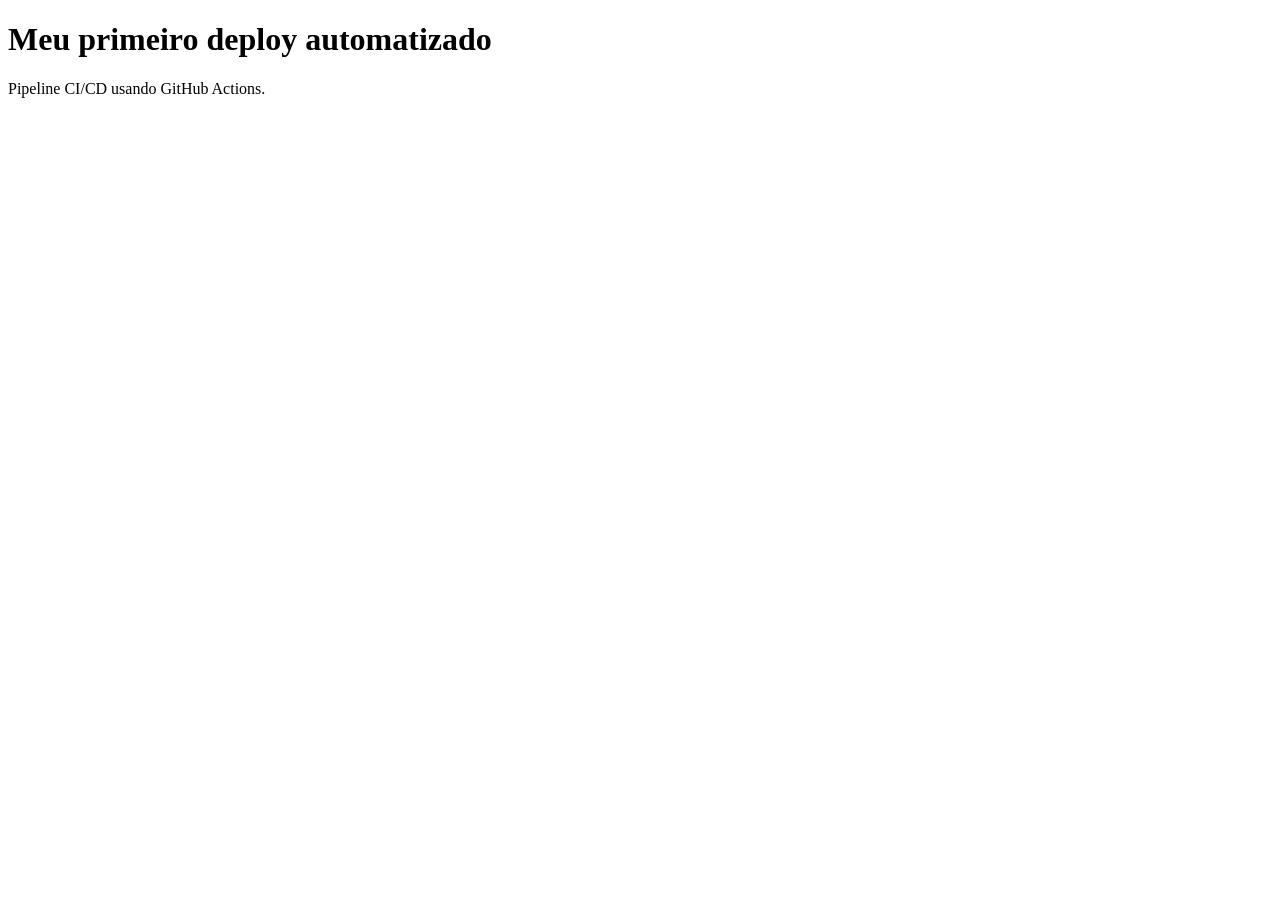
<file: site/index.html>
<!DOCTYPE html>
<html lang="pt-BR">
<head>
    <meta charset="UTF-8">
    <title>Meu primeiro deploy automatizado</title>
</head>
<body>
    <h1>Meu primeiro deploy automatizado</h1>
    <p>Pipeline CI/CD usando GitHub Actions.</p>
</body>
</html>
</file>
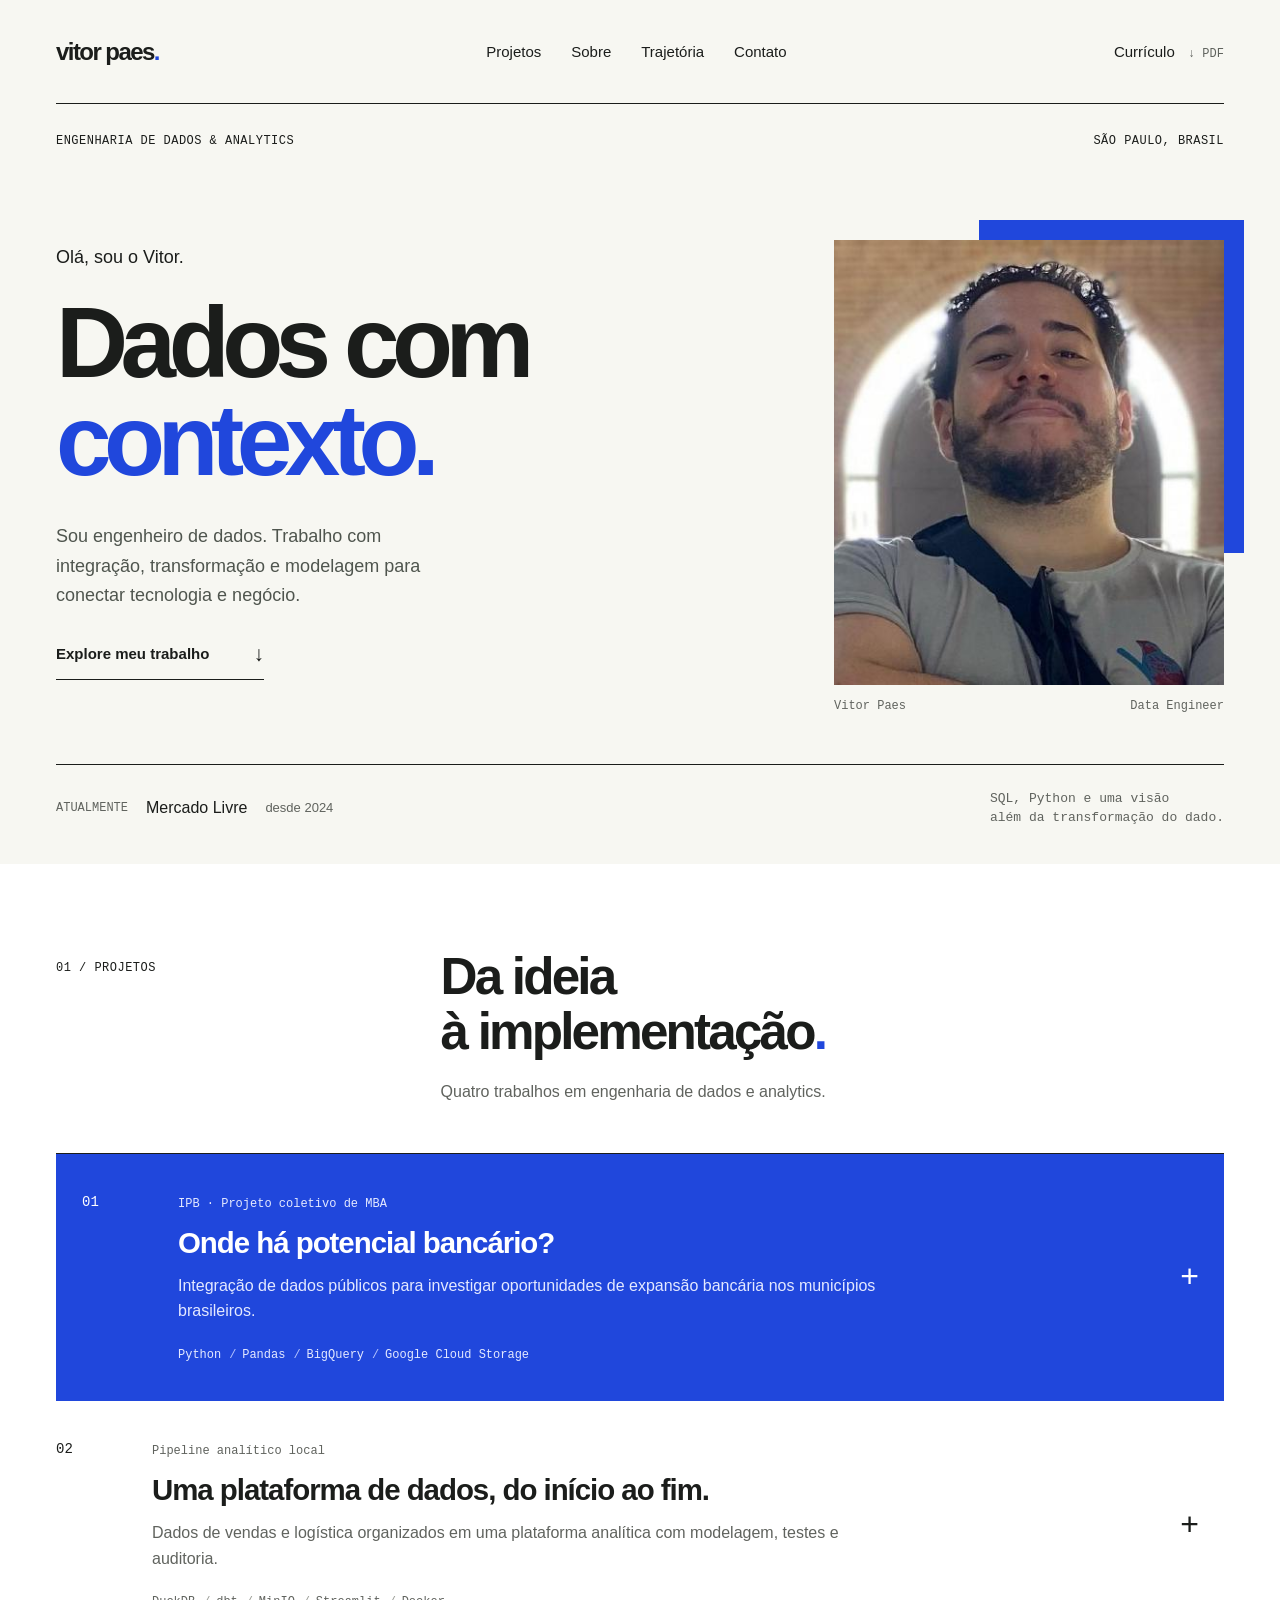
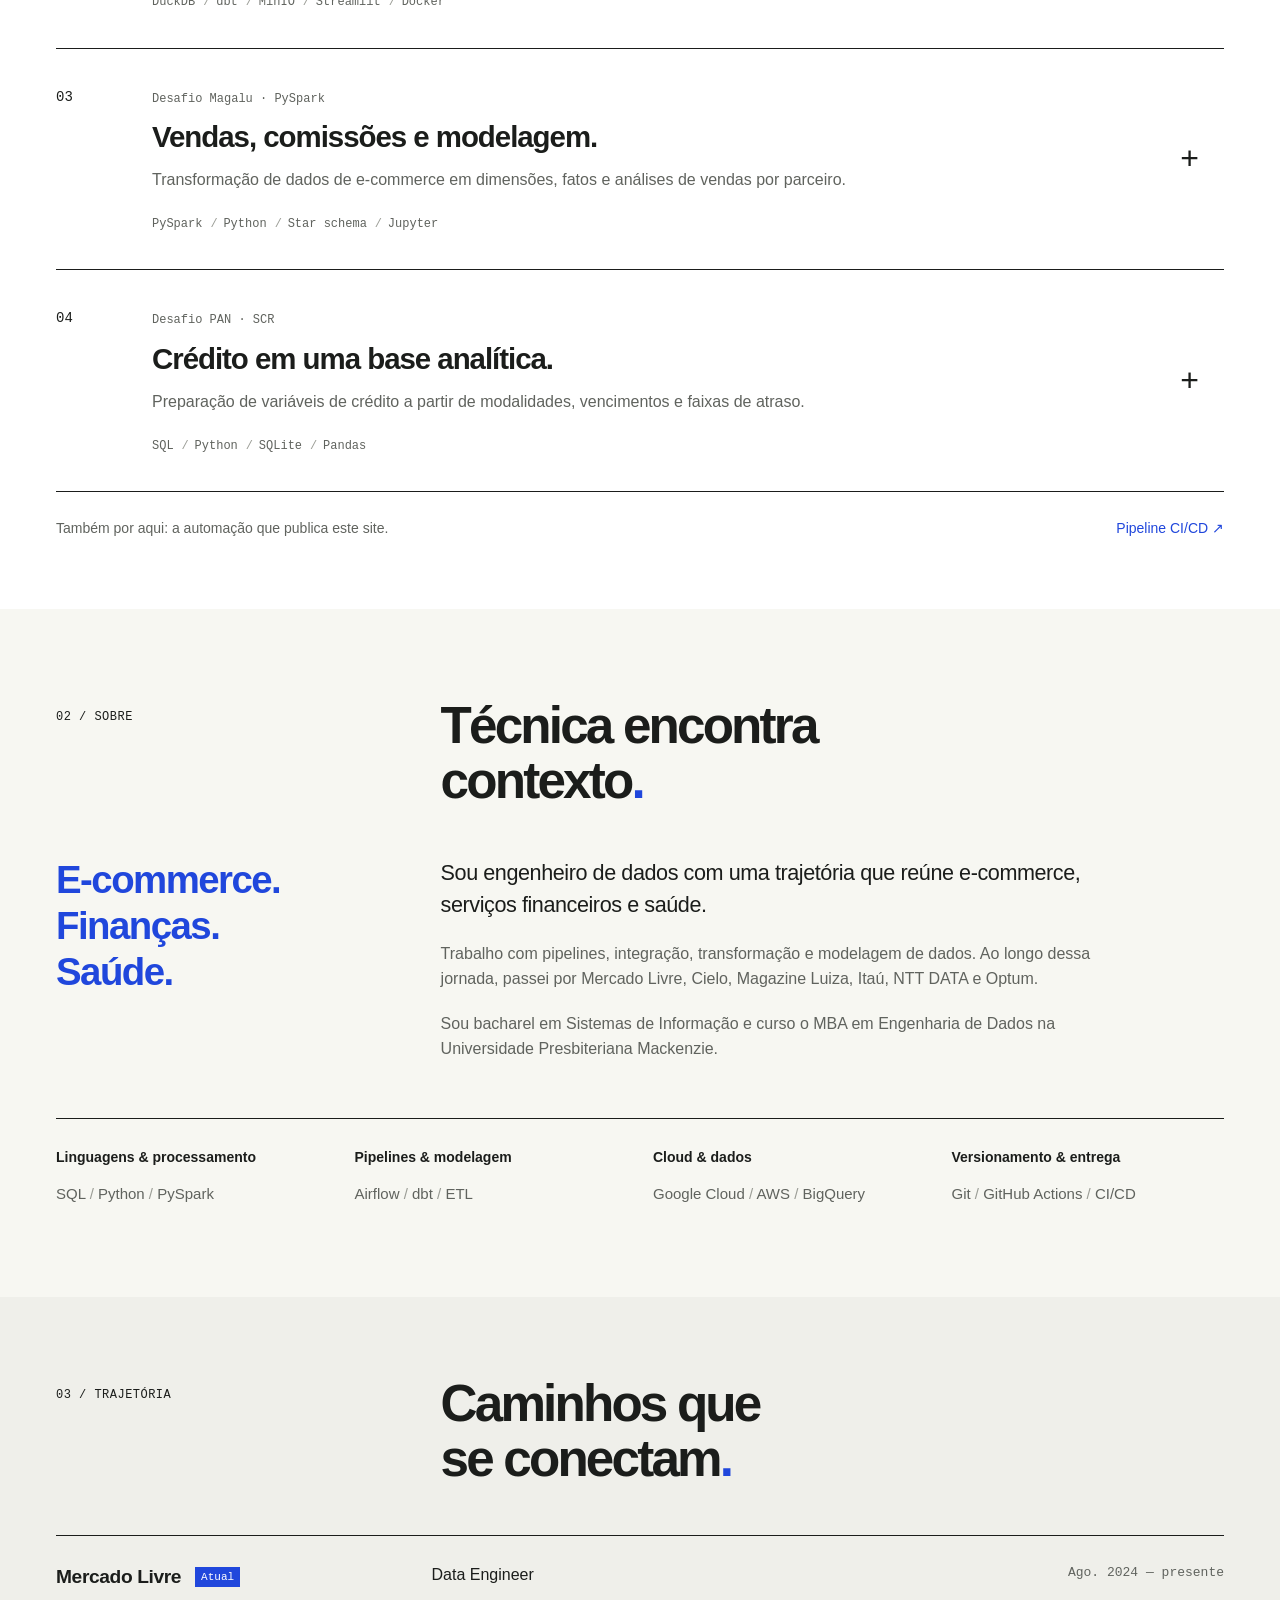
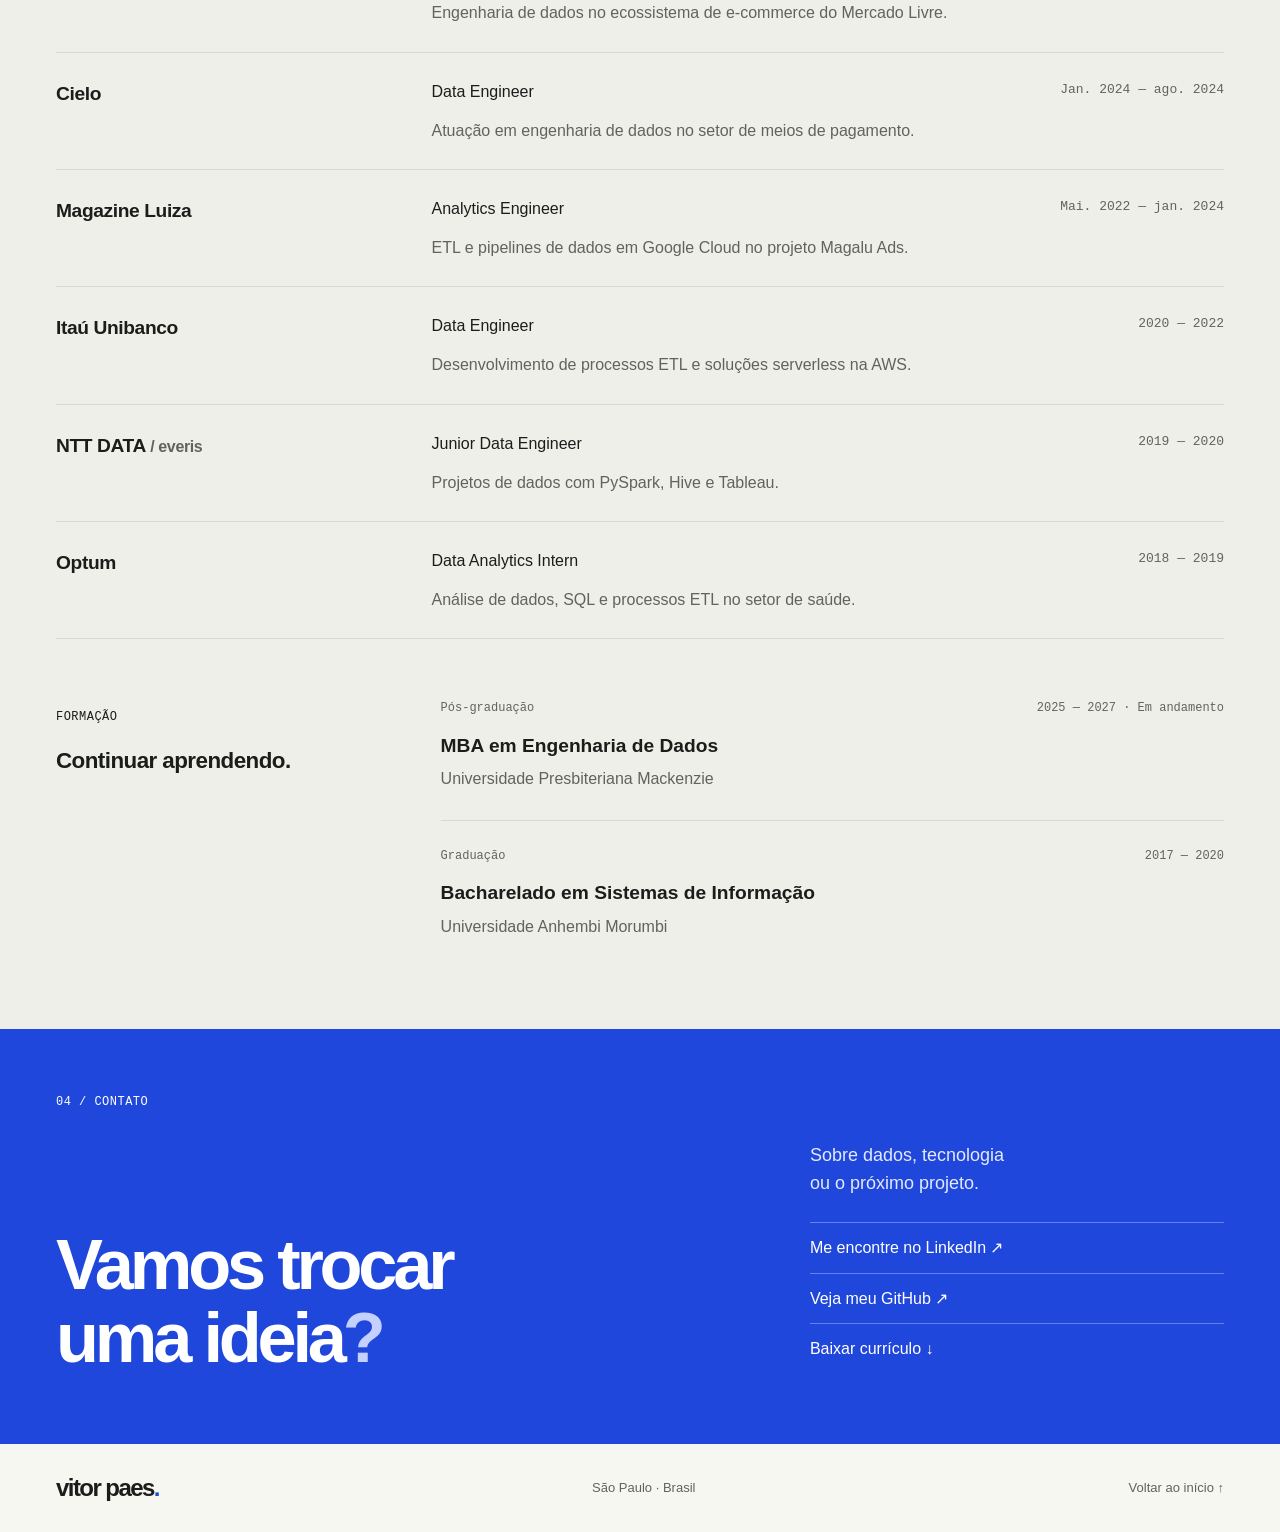
<file: site/portfolio/index.html>
<!doctype html>
<html lang="pt-BR"><head>
  <meta charset="utf-8">
  <meta name="viewport" content="width=device-width, initial-scale=1">
  <meta name="description" content="Vitor Paes, Data Engineer em São Paulo. Experiência profissional, tecnologias e projetos de engenharia de dados e analytics.">
  <meta name="theme-color" content="#f7f7f2">
  <meta name="author" content="Vitor Paes">
  <meta property="og:type" content="website">
  <meta property="og:locale" content="pt_BR">
  <meta property="og:title" content="Vitor Paes — Data Engineer">
  <meta property="og:description" content="Engenharia de dados, analytics e projetos. Conheça minha trajetória e meu trabalho.">
  <title>Vitor Paes — Data Engineer</title>
  <link rel="icon" href="./favicon.svg" type="image/svg+xml">
  <link rel="stylesheet" href="./styles.css?v=personal-3">
  <script src="./script.js?v=personal-3" defer></script>
</head><body>
<a class="skip-link" href="#conteudo">Pular para o conteúdo</a>
<header class="header shell"><a class="brand" href="#inicio" aria-label="Vitor Paes, início">vitor paes<span>.</span></a><nav aria-label="Navegação principal"><a href="#projetos">Projetos</a><a href="#sobre">Sobre</a><a href="#experiencia">Trajetória</a><a href="#contato">Contato</a></nav><a class="cv-link" href="./curriculo-vitor-paes.pdf" download>Currículo <span>↓ PDF</span></a></header>
<main id="conteudo"><section class="cover shell" id="inicio" aria-labelledby="nome"><div class="cover-meta"><span>ENGENHARIA DE DADOS & ANALYTICS</span><span>SÃO PAULO, BRASIL</span></div><div class="cover-grid"><div class="cover-title"><p class="hello">Olá, sou o Vitor.</p><h1 id="nome">Dados com<br><span>contexto.</span></h1><p class="intro">Sou engenheiro de dados. Trabalho com integração, transformação e modelagem para conectar tecnologia e negócio.</p><a class="cover-action" href="#projetos">Explore meu trabalho <span aria-hidden="true">↓</span></a></div><figure class="portrait"><img src="./vitor-paes.jpg" width="460" height="460" alt="Vitor Paes" fetchpriority="high"><figcaption><span>Vitor Paes</span><span>Data Engineer</span></figcaption></figure></div><div class="cover-bottom"><p><span>ATUALMENTE</span>Mercado Livre <small>desde 2024</small></p><p class="cover-note">SQL, Python e uma visão<br>além da transformação do dado.</p></div></section>
<section class="projects-section" id="projetos" aria-labelledby="projects-title"><div class="shell"><div class="section-heading"><p class="section-index">01 / PROJETOS</p><div><h2 id="projects-title">Da ideia<br>à implementação<span>.</span></h2><p>Quatro trabalhos em engenharia de dados e analytics.</p></div></div><div class="projects"><details class="project featured" id="projeto-ipb"><summary><span class="project-number">01</span><div class="project-heading"><span class="project-category">IPB · Projeto coletivo de MBA</span><h3>Onde há potencial bancário?</h3><p>Integração de dados públicos para investigar oportunidades de expansão bancária nos municípios brasileiros.</p><ul class="tags" aria-label="Tecnologias"><li>Python</li><li>Pandas</li><li>BigQuery</li><li>Google Cloud Storage</li></ul></div><span class="project-toggle" aria-hidden="true">+</span></summary><div class="project-body"><div class="project-brief"><div><h4>O problema</h4><p>Como combinar capacidade econômica, adoção digital e presença bancária para comparar oportunidades entre municípios?</p></div><div><h4>A entrega</h4><p>Pipeline em camadas raw, trusted e analytics, análise exploratória e três versões do Índice de Potencial Bancário (IPB).</p></div></div><div class="project-flow"><h4>Fluxo de dados</h4><ol><li><span>01</span><div><strong>Fontes públicas</strong><p>IBGE · BCB · Anatel</p></div></li><li><span>02</span><div><strong>Ingestão e tratamento</strong><p>Python · raw / trusted</p></div></li><li><span>03</span><div><strong>Índice e análise</strong><p>BigQuery · analytics</p></div></li></ol></div><dl class="project-decisions"><div><dt>Integração</dt><dd>Padronização por código IBGE e consolidação dos indicadores municipais.</dd></div><div><dt>Qualidade</dt><dd>Testes de dados e análise de valores ausentes, outliers e correlações.</dd></div><div><dt>Comparação</dt><dd>Três formulações do índice para estudar a sensibilidade dos rankings.</dd></div></dl><p class="project-context">Integro a equipe com Hermes Augusto, Lúcio Franchi Cruz e Nathalia Miranda. O projeto segue em desenvolvimento, com refinamento e validação de negócio previstos no roadmap.</p><div class="source-links"><a class="project-repo" href="https://github.com/LucioFrCruz/heluvina_projeto_final_202602" target="_blank" rel="noopener noreferrer">Ver repositório ↗</a><a href="https://github.com/LucioFrCruz/heluvina_projeto_final_202602/blob/main/docs/Arquitetura_Tecnica.md" target="_blank" rel="noopener noreferrer">Arquitetura ↗</a><a href="https://github.com/LucioFrCruz/heluvina_projeto_final_202602/blob/main/docs/Relatorio_EDA.md" target="_blank" rel="noopener noreferrer">Análise exploratória ↗</a><a href="https://github.com/LucioFrCruz/heluvina_projeto_final_202602/blob/main/src/analytics/ipb.py" target="_blank" rel="noopener noreferrer">Cálculo do índice ↗</a></div></div></details><details class="project " id="projeto-northwind"><summary><span class="project-number">02</span><div class="project-heading"><span class="project-category">Pipeline analítico local</span><h3>Uma plataforma de dados, do início ao fim.</h3><p>Dados de vendas e logística organizados em uma plataforma analítica com modelagem, testes e auditoria.</p><ul class="tags" aria-label="Tecnologias"><li>DuckDB</li><li>dbt</li><li>MinIO</li><li>Streamlit</li><li>Docker</li></ul></div><span class="project-toggle" aria-hidden="true">+</span></summary><div class="project-body"><div class="project-brief"><div><h4>O problema</h4><p>Como transformar arquivos de pedidos e itens em uma base consistente para analisar vendas e logística?</p></div><div><h4>A entrega</h4><p>Modelos dimensionais no DuckDB, verificações com dbt, reconciliação de registros e dashboard em Streamlit.</p></div></div><div class="project-flow"><h4>Fluxo de dados</h4><ol><li><span>01</span><div><strong>Ingestão</strong><p>CSV · MinIO</p></div></li><li><span>02</span><div><strong>Modelagem e testes</strong><p>dbt · DuckDB</p></div></li><li><span>03</span><div><strong>Consumo</strong><p>Streamlit</p></div></li></ol></div><dl class="project-decisions"><div><dt>Modelagem</dt><dd>Camadas staging, intermediate e marts, com dimensões e fato de itens de pedidos.</dd></div><div><dt>Integridade</dt><dd>Testes de unicidade, preenchimento e relacionamento entre fato e dimensões.</dd></div><div><dt>Operação</dt><dd>Script de execução por etapas, logs e auditoria de contagem de registros.</dd></div></dl><p class="project-context">A arquitetura concentra armazenamento e processamento no ambiente local. O repositório reúne código, documentação de requisitos e planos de teste.</p><div class="source-links"><a class="project-repo" href="https://github.com/VitorPaes/sre-herluvina" target="_blank" rel="noopener noreferrer">Ver repositório ↗</a><a href="https://github.com/VitorPaes/sre-herluvina/blob/master/documents/03_architecture.md" target="_blank" rel="noopener noreferrer">Arquitetura ↗</a><a href="https://github.com/VitorPaes/sre-herluvina/blob/master/transform/models/marts/schema.yml" target="_blank" rel="noopener noreferrer">Modelos e testes ↗</a><a href="https://github.com/VitorPaes/sre-herluvina/blob/master/bin/run-pipeline.sh" target="_blank" rel="noopener noreferrer">Execução do pipeline ↗</a></div></div></details><details class="project " id="projeto-magalu"><summary><span class="project-number">03</span><div class="project-heading"><span class="project-category">Desafio Magalu · PySpark</span><h3>Vendas, comissões e modelagem.</h3><p>Transformação de dados de e-commerce em dimensões, fatos e análises de vendas por parceiro.</p><ul class="tags" aria-label="Tecnologias"><li>PySpark</li><li>Python</li><li>Star schema</li><li>Jupyter</li></ul></div><span class="project-toggle" aria-hidden="true">+</span></summary><div class="project-body"><div class="project-brief"><div><h4>O problema</h4><p>Como organizar pedidos, produtos e parceiros para calcular comissões e comparar o desempenho mensal?</p></div><div><h4>A entrega</h4><p>Notebook PySpark com modelo dimensional, agregações mensais, regras de comissão e rankings por parceiro.</p></div></div><div class="project-flow"><h4>Fluxo de dados</h4><ol><li><span>01</span><div><strong>Origem</strong><p>Tabelas CSV</p></div></li><li><span>02</span><div><strong>Transformação</strong><p>Joins · dimensões · fato</p></div></li><li><span>03</span><div><strong>Análise</strong><p>Comissões · rankings</p></div></li></ol></div><dl class="project-decisions"><div><dt>Modelagem</dt><dd>Construção de dimensões de localização, produto, parceiro e cliente, além da fato de pedidos.</dd></div><div><dt>Regras de negócio</dt><dd>Agregações de vendas e aplicação das regras de bônus e comissão do desafio.</dd></div><div><dt>Análise temporal</dt><dd>Window functions para identificar os três maiores parceiros em cada mês.</dd></div></dl><p class="project-context">Solução desenvolvida em notebook para um desafio de Analytics Engineering. O código documenta as transformações e as regras aplicadas aos dados do exercício.</p><div class="source-links"><a class="project-repo" href="https://github.com/VitorPaes/desafio_magalu" target="_blank" rel="noopener noreferrer">Ver repositório ↗</a><a href="https://github.com/VitorPaes/desafio_magalu/blob/main/Dessafio_Magalu.ipynb" target="_blank" rel="noopener noreferrer">Notebook PySpark ↗</a></div></div></details><details class="project " id="projeto-credito"><summary><span class="project-number">04</span><div class="project-heading"><span class="project-category">Desafio PAN · SCR</span><h3>Crédito em uma base analítica.</h3><p>Preparação de variáveis de crédito a partir de modalidades, vencimentos e faixas de atraso.</p><ul class="tags" aria-label="Tecnologias"><li>SQL</li><li>Python</li><li>SQLite</li><li>Pandas</li></ul></div><span class="project-toggle" aria-hidden="true">+</span></summary><div class="project-body"><div class="project-brief"><div><h4>O problema</h4><p>Como reorganizar dados no formato SCR para facilitar análises e a construção de variáveis de crédito?</p></div><div><h4>A entrega</h4><p>Base analítica book_scr, com agregações por modalidade, faixas acumuladas e exportação em CSV.</p></div></div><div class="project-flow"><h4>Fluxo de dados</h4><ol><li><span>01</span><div><strong>Base de entrada</strong><p>SCR · modalidades</p></div></li><li><span>02</span><div><strong>Preparação</strong><p>SQL · faixas de crédito</p></div></li><li><span>03</span><div><strong>Saída</strong><p>Book analítico · CSV</p></div></li></ol></div><dl class="project-decisions"><div><dt>Transformação</dt><dd>Junção de modalidades e geração de expressões SQL para agregações de crédito.</dd></div><div><dt>Variáveis</dt><dd>Saldos a vencer e vencidos organizados em faixas e janelas acumuladas.</dd></div><div><dt>Exploração</dt><dd>Consultas e gráficos para analisar a distribuição das modalidades de crédito.</dd></div></dl><p class="project-context">O foco do desafio é a preparação de dados e variáveis para análise de crédito, com consultas exploratórias e exportação da base resultante.</p><div class="source-links"><a class="project-repo" href="https://github.com/VitorPaes/desafio_pan" target="_blank" rel="noopener noreferrer">Ver repositório ↗</a><a href="https://github.com/VitorPaes/desafio_pan/blob/main/main.ipynb" target="_blank" rel="noopener noreferrer">Notebook principal ↗</a><a href="https://github.com/VitorPaes/desafio_pan/tree/main/sql/assets" target="_blank" rel="noopener noreferrer">Transformações SQL ↗</a></div></div></details></div><div class="more-work"><p>Também por aqui: a automação que publica este site.</p><a href="https://github.com/VitorPaes/pipeline-cicd" target="_blank" rel="noopener noreferrer">Pipeline CI/CD ↗</a></div></div></section>
<section class="about-section shell" id="sobre" aria-labelledby="about-title"><div class="section-heading"><p class="section-index">02 / SOBRE</p><div><h2 id="about-title">Técnica encontra<br>contexto<span>.</span></h2></div></div><div class="about-grid"><p class="about-statement">E-commerce.<br>Finanças.<br>Saúde.</p><div><div class="about-copy">
        <p class="lead">Sou engenheiro de dados com uma trajetória que reúne e-commerce, serviços financeiros e saúde.</p>
        <p>Trabalho com pipelines, integração, transformação e modelagem de dados. Ao longo dessa jornada, passei por Mercado Livre, Cielo, Magazine Luiza, Itaú, NTT DATA e Optum.</p>
        <p>Sou bacharel em Sistemas de Informação e curso o MBA em Engenharia de Dados na Universidade Presbiteriana Mackenzie.</p>
      </div></div></div><div class="skills" aria-label="Tecnologias e áreas de atuação">
        <div class="skill-group"><h3>Linguagens &amp; processamento</h3><p>SQL <span>/</span> Python <span>/</span> PySpark</p></div>
        <div class="skill-group"><h3>Pipelines &amp; modelagem</h3><p>Airflow <span>/</span> dbt <span>/</span> ETL</p></div>
        <div class="skill-group"><h3>Cloud &amp; dados</h3><p>Google Cloud <span>/</span> AWS <span>/</span> BigQuery</p></div>
        <div class="skill-group"><h3>Versionamento &amp; entrega</h3><p>Git <span>/</span> GitHub Actions <span>/</span> CI/CD</p></div>
      </div></section>
<section class="career-section" id="experiencia" aria-labelledby="career-title"><div class="shell"><div class="section-heading"><p class="section-index">03 / TRAJETÓRIA</p><div><h2 id="career-title">Caminhos que<br>se conectam<span>.</span></h2></div></div><ol class="timeline">
          <li class="experience-item current">
            <div class="experience-top"><h3>Mercado Livre</h3><span class="current-label">Atual</span></div>
            <p class="job-role">Data Engineer</p>
            <p class="job-description">Engenharia de dados no ecossistema de e-commerce do Mercado Livre.</p>
            <p class="job-date"><time datetime="2024-08">Ago. 2024</time> — presente</p>
          </li>
          <li class="experience-item">
            <h3>Cielo</h3><p class="job-role">Data Engineer</p>
            <p class="job-description">Atuação em engenharia de dados no setor de meios de pagamento.</p>
            <p class="job-date"><time datetime="2024-01">Jan. 2024</time> — <time datetime="2024-08">ago. 2024</time></p>
          </li>
          <li class="experience-item">
            <h3>Magazine Luiza</h3><p class="job-role">Analytics Engineer</p>
            <p class="job-description">ETL e pipelines de dados em Google Cloud no projeto Magalu Ads.</p>
            <p class="job-date"><time datetime="2022-05">Mai. 2022</time> — <time datetime="2024-01">jan. 2024</time></p>
          </li>
          <li class="experience-item">
            <h3>Itaú Unibanco</h3><p class="job-role">Data Engineer</p>
            <p class="job-description">Desenvolvimento de processos ETL e soluções serverless na AWS.</p>
            <p class="job-date"><time datetime="2020">2020</time> — <time datetime="2022">2022</time></p>
          </li>
          <li class="experience-item">
            <h3>NTT DATA <span class="company-note">/ everis</span></h3><p class="job-role">Junior Data Engineer</p>
            <p class="job-description">Projetos de dados com PySpark, Hive e Tableau.</p>
            <p class="job-date"><time datetime="2019">2019</time> — <time datetime="2020">2020</time></p>
          </li>
          <li class="experience-item">
            <h3>Optum</h3><p class="job-role">Data Analytics Intern</p>
            <p class="job-description">Análise de dados, SQL e processos ETL no setor de saúde.</p>
            <p class="job-date"><time datetime="2018">2018</time> — <time datetime="2019">2019</time></p>
          </li>
        </ol><div class="education-section" id="formacao"><div class="education-heading"><p class="section-index">FORMAÇÃO</p><h3>Continuar aprendendo.</h3></div><div class="education-list">
          <article class="education"><div class="education-meta"><span>Pós-graduação</span><span>2025 — 2027 · Em andamento</span></div><h3>MBA em Engenharia de Dados</h3><p>Universidade Presbiteriana Mackenzie</p></article>
          <article class="education"><div class="education-meta"><span>Graduação</span><span>2017 — 2020</span></div><h3>Bacharelado em Sistemas de Informação</h3><p>Universidade Anhembi Morumbi</p></article>
        </div></div></div></section>
<section class="contact-section" id="contato" aria-labelledby="contact-title"><div class="shell"><p class="section-index">04 / CONTATO</p><div class="contact-grid"><h2 id="contact-title">Vamos trocar<br>uma ideia<span>?</span></h2><div><p>Sobre dados, tecnologia<br>ou o próximo projeto.</p><a href="https://www.linkedin.com/in/vitor-paes/" target="_blank" rel="noopener noreferrer">Me encontre no LinkedIn ↗</a><a href="https://github.com/VitorPaes" target="_blank" rel="noopener noreferrer">Veja meu GitHub ↗</a><a href="./curriculo-vitor-paes.pdf" download>Baixar currículo ↓</a></div></div></div></section></main><footer class="footer shell"><a class="brand" href="#inicio">vitor paes<span>.</span></a><p>São Paulo · Brasil</p><a href="#inicio">Voltar ao início ↑</a></footer></body></html>
</file>
<file: site/portfolio/styles.css>
:root{--paper:#f7f7f2;--white:#fff;--ink:#1b1d1b;--muted:#60635e;--line:#d7d8d0;--blue:#2047dc;--mono:ui-monospace,SFMono-Regular,Consolas,monospace;font-family:"Helvetica Neue",Helvetica,Arial,sans-serif;font-size:16px;line-height:1.6;color:var(--ink);background:var(--paper);font-synthesis:none}*{box-sizing:border-box}body{margin:0}a{color:inherit;text-decoration:none}p,h1,h2,h3,h4,figure,ul,ol{margin:0}img{display:block;max-width:100%}a:focus-visible,summary:focus-visible{outline:3px solid currentColor;outline-offset:7px}a:hover{text-decoration:underline;text-underline-offset:5px}.shell{width:min(1240px,calc(100% - 112px));margin-inline:auto}.skip-link{position:fixed;top:-90px;left:20px;padding:12px 20px;background:white;z-index:10}.skip-link:focus{top:20px}.header{height:104px;display:flex;align-items:center;justify-content:space-between;gap:32px;border-bottom:1px solid var(--ink)}.brand{font-weight:750;font-size:1.5rem;letter-spacing:-.065em;line-height:1}.brand span{color:var(--blue)}.header nav{display:flex;gap:30px;font-size:.9375rem}.cv-link{font-size:.9375rem}.cv-link span{font: .75rem var(--mono);margin-left:9px;color:var(--muted)}.cover{padding:28px 0 0}.cover-meta{display:flex;justify-content:space-between;font: .75rem/1.5 var(--mono);letter-spacing:.04em}.cover-grid{display:grid;grid-template-columns:1.65fr 1fr;gap:8%;align-items:center;padding:58px 0 48px}.hello{font-size:1.125rem;margin-bottom:22px}h1{font-size:clamp(3.4rem,7.8vw,7.4rem);line-height:.98;letter-spacing:-.075em;font-weight:650}h1 span{color:var(--blue)}.intro{max-width:390px;margin:32px 0 26px;font-size:1.125rem;line-height:1.65;color:#4f554e}.cover-action{display:inline-flex;gap:44px;align-items:center;font-size:.9375rem;font-weight:550;padding-bottom:9px;border-bottom:1px solid var(--ink)}.cover-action span{font-size:1.3rem}.portrait{position:relative;max-width:390px;justify-self:end;width:100%;margin-top:32px}.portrait:before{content:'';position:absolute;top:-20px;right:-20px;width:68%;height:70%;background:var(--blue);z-index:0}.portrait img{position:relative;width:100%;height:auto;aspect-ratio:1 / 1.14;object-fit:cover;object-position:50% 45%}.portrait figcaption{position:relative;display:flex;justify-content:space-between;gap:16px;padding-top:12px;font:.75rem/1.6 var(--mono);color:var(--muted)}.cover-bottom{display:flex;align-items:center;justify-content:space-between;gap:30px;padding:24px 0 36px;border-top:1px solid var(--ink)}.cover-bottom p:first-child{display:flex;align-items:center;gap:18px;font-size:1rem}.cover-bottom p:first-child>span{font:.75rem var(--mono);color:var(--muted)}.cover-bottom small{font-size:.8125rem;color:var(--muted)}.cover-note{font:.8125rem/1.5 var(--mono);color:var(--muted)}.projects-section{background:var(--white);padding:86px 0 70px}.section-heading{display:grid;grid-template-columns:1fr 2.3fr;gap:44px;margin-bottom:48px}.section-index{font:.75rem/1.6 var(--mono);letter-spacing:.04em;padding-top:9px}.section-heading h2{font-size:clamp(2.4rem,4vw,3.7rem);line-height:1.07;font-weight:550;letter-spacing:-.055em}.section-heading h2 span{color:var(--blue)}.section-heading>div>p{margin-top:20px;color:var(--muted);font-size:1rem}.projects{border-top:1px solid var(--ink)}.project{border-bottom:1px solid var(--ink);scroll-margin-top:25px}.project>summary{padding:35px 25px 35px 0;display:grid;grid-template-columns:70px minmax(0,1fr) 40px;gap:26px;cursor:pointer;list-style:none}.project>summary::-webkit-details-marker{display:none}.project-number{font: .875rem var(--mono);padding-top:5px}.project-category{font:.75rem/1.6 var(--mono);color:var(--muted)}.project-heading h3{font-size:clamp(1.55rem,2.3vw,2.2rem);line-height:1.2;letter-spacing:-.035em;font-weight:550;margin:10px 0 13px}.project-heading>p{font-size:1rem;color:var(--muted);max-width:720px;line-height:1.6}.tags{display:flex;flex-wrap:wrap;gap:8px 21px;list-style:none;padding:0;margin-top:22px;font:.75rem/1.6 var(--mono);color:var(--muted)}.tags li+li{position:relative}.tags li+li:before{content:'/';position:absolute;left:-13px;color:#9b9d96}.project-toggle{font-size:2rem;line-height:1.1;align-self:center;justify-self:end;font-weight:300;transition:transform .18s ease}.project[open] .project-toggle{transform:rotate(45deg)}.project>summary:hover .project-heading h3{text-decoration:underline;text-underline-offset:5px;text-decoration-thickness:1px}.project.featured{background:var(--blue);color:white;border-color:var(--blue)}.project.featured>summary{padding-left:26px}.featured .project-heading>p,.featured .project-category,.featured .tags{color:#e4e9ff}.featured .tags li+li:before{color:#b5c4ff}.project-body{display:grid;grid-template-columns:1.2fr 1fr;gap:30px 60px;padding:38px 40px 40px 96px;background:#f1f3f5;color:var(--ink)}.featured .project-body{background:#eaf0ff;padding-left:40px}.project-body h4{font:.75rem var(--mono);text-transform:uppercase;color:var(--blue);margin-bottom:10px;letter-spacing:.025em}.project-brief>div+div{margin-top:25px}.project-brief p{font-size:1rem;color:#505b66}.project-flow ol{list-style:none;padding:0}.project-flow li{display:flex;gap:20px;padding:14px 0;border-bottom:1px solid #c9d0d9}.project-flow li>span{font:.75rem var(--mono);color:#636c76;padding-top:5px}.project-flow strong{font-size:1rem;font-weight:550}.project-flow li p{font:.8125rem/1.6 var(--mono);color:#58636d;margin-top:3px}.project-decisions{grid-column:1/-1;display:grid;grid-template-columns:repeat(3,1fr);gap:30px;padding-top:22px;border-top:1px solid #c9d0d9;margin:0}.project-decisions dt{font-size:.9375rem;font-weight:650;margin-bottom:8px}.project-decisions dd{margin:0;font-size:1rem;color:#505b66}.project-context{grid-column:1/-1;font-size:.875rem;color:#58636d;max-width:900px}.source-links{grid-column:1/-1;display:flex;gap:20px 28px;flex-wrap:wrap;font-size:.875rem;color:#4a5969;align-items:center}.project-repo{color:var(--blue);font-weight:600;border-bottom:1px solid;padding-bottom:4px}.more-work{display:flex;justify-content:space-between;gap:24px;padding-top:25px;font-size:.875rem;color:var(--muted)}.more-work>a{color:var(--blue);white-space:nowrap}.about-section{padding:90px 0}.about-grid{display:grid;grid-template-columns:1fr 2.3fr;gap:44px}.about-statement{font-size:clamp(1.8rem,3vw,2.8rem);line-height:1.2;font-weight:550;letter-spacing:-.04em;color:var(--blue)}.about-copy{max-width:700px;color:var(--muted)}.about-copy p+p{margin-top:19px}.about-copy .lead{font-size:1.35rem;line-height:1.5;color:var(--ink);letter-spacing:-.02em}.skills{display:grid;grid-template-columns:repeat(4,1fr);gap:26px;border-top:1px solid var(--ink);margin-top:56px;padding-top:28px}.skill-group h3{font-size:.875rem;font-weight:550;line-height:1.5}.skill-group p{font-size:.9375rem;color:var(--muted);line-height:1.8;margin-top:12px}.skill-group span{color:#9b9d96}.career-section{padding:80px 0 90px;background:#efefea}.timeline{list-style:none;padding:0;border-top:1px solid var(--ink)}.experience-item{padding:26px 0;display:grid;grid-template-columns:1fr 1.2fr 1fr;gap:8px 28px;border-bottom:1px solid var(--line)}.experience-item>h3,.experience-top{grid-column:1;grid-row:1}.experience-item h3{font-size:1.2rem;letter-spacing:-.02em;font-weight:550}.experience-top{display:flex;gap:14px;align-items:center;flex-wrap:wrap}.job-role{grid-column:2;grid-row:1;font-size:1rem}.job-date{grid-column:3;grid-row:1;font:.8125rem/1.7 var(--mono);color:var(--muted);text-align:right}.job-description{grid-column:2/4;font-size:1rem;color:var(--muted)}.current-label{font:.6875rem var(--mono);background:var(--blue);color:white;padding:4px 6px}.company-note{font-size:1rem;color:var(--muted)}.education-section{display:grid;grid-template-columns:1fr 2.3fr;gap:44px;padding-top:60px;scroll-margin-top:30px}.education-heading h3{font-size:1.4rem;line-height:1.3;letter-spacing:-.025em;font-weight:550;margin-top:18px}.education+.education{margin-top:28px;border-top:1px solid var(--line);padding-top:26px}.education-meta{display:flex;justify-content:space-between;gap:20px;font:.75rem/1.6 var(--mono);color:var(--muted);margin-bottom:12px}.education h3{font-size:1.2rem;font-weight:550}.education>p{margin-top:5px;font-size:1rem;color:var(--muted)}.contact-section{background:var(--blue);color:white;padding:55px 0 70px}.contact-grid{display:grid;grid-template-columns:1.7fr 1fr;gap:50px;margin-top:28px;align-items:end}.contact-grid h2{font-size:clamp(2.9rem,5.5vw,5rem);line-height:1.04;font-weight:550;letter-spacing:-.06em}.contact-grid h2>span{color:#c4d0ff}.contact-grid>div>p{font-size:1.125rem;color:#e4e9ff;margin-bottom:24px}.contact-grid a{display:block;padding:12px 0;border-top:1px solid #ffffff50;font-size:1rem}.footer{display:flex;align-items:center;justify-content:space-between;gap:24px;padding:32px 0}.footer p,.footer>a:last-child{font-size:.8125rem;color:var(--muted)}
@media(min-width:1600px){.cover-grid{padding-block:70px 65px}.portrait{max-width:400px}.projects-section{padding-top:100px}}
@media(max-width:1050px){.shell{width:calc(100% - 72px)}.header nav{gap:20px}.cover-grid{gap:7%;grid-template-columns:1.4fr 1fr}h1{font-size:clamp(3.4rem,8vw,5.7rem)}.cover-bottom p:first-child{flex-wrap:wrap;gap:7px 14px}.portrait:before{right:-13px;top:-13px}.project>summary{grid-template-columns:42px minmax(0,1fr) 28px;gap:18px}.project-body{padding:30px;gap:30px}.skills{grid-template-columns:repeat(2,1fr)}.section-heading,.about-grid,.education-section{grid-template-columns:1fr 2fr;gap:35px}.job-date{font-size:.75rem}.experience-item{grid-template-columns:1fr 1.2fr 1fr;gap:10px 20px}}
@media(max-width:760px){.shell{width:calc(100% - 40px)}.header{height:auto;min-height:92px;padding:24px 0 20px;flex-wrap:wrap;gap:22px}.brand{font-size:1.4rem}.header nav{order:3;flex-basis:100%;justify-content:space-between;font-size:.875rem;gap:12px}.cv-link{margin-left:auto;font-size:.875rem}.cover{padding-top:22px}.cover-meta{font-size:.6875rem;gap:14px}.cover-meta span:last-child{text-align:right}.cover-grid{grid-template-columns:1fr;gap:34px;padding:34px 0 30px}.hello{font-size:1rem;margin-bottom:20px}h1{font-size:clamp(3.6rem,14vw,6.5rem);letter-spacing:-.065em;line-height:1}.intro{font-size:1.0625rem;max-width:440px;margin-top:24px}.cover-action{font-size:.9375rem}.portrait{max-width:340px;width:80%;justify-self:end;margin:10px 12px 0 0}.portrait img{aspect-ratio:1/1.04}.portrait:before{width:60%;height:72%}.portrait figcaption{font-size:.75rem;flex-wrap:wrap;gap:4px 14px}.cover-bottom{padding:20px 0 28px}.cover-bottom p:first-child{font-size:.9375rem}.cover-bottom p:first-child>span{flex-basis:100%}.cover-note{display:none}.projects-section,.about-section,.career-section{padding-block:55px}.section-heading,.about-grid{grid-template-columns:1fr;gap:20px}.section-heading{margin-bottom:30px}.section-heading h2{font-size:clamp(2.3rem,8vw,3.4rem)}.section-heading>div>p{margin-top:16px}.section-index{font-size:.75rem;padding-top:0}.project>summary{padding:26px 0;grid-template-columns:24px minmax(0,1fr) 22px;gap:12px}.project.featured>summary{padding:26px 16px;grid-template-columns:minmax(0,1fr) 22px}.featured .project-number{grid-column:1/-1}.project-heading h3{font-size:1.6rem;margin-top:10px;line-height:1.2}.project-category{font-size:.75rem}.project-heading>p{font-size:1rem}.project-number{font-size:.75rem}.project-toggle{font-size:1.7rem}.tags{font-size:.75rem;gap:7px 18px;margin-top:18px}.project-body,.featured .project-body{padding:25px 18px;grid-template-columns:1fr;gap:25px}.project-decisions{grid-template-columns:1fr;gap:20px}.project-context{font-size:.875rem}.project-flow li{padding:12px 0}.source-links{font-size:.875rem;gap:18px}.more-work{flex-direction:column;gap:12px;font-size:.875rem}.about-statement{font-size:2rem;margin-bottom:4px}.about-copy .lead{font-size:1.25rem}.skills{gap:26px 24px;margin-top:35px}.skill-group h3{font-size:.875rem}.skill-group p{font-size:.9375rem}.experience-item{grid-template-columns:1fr auto;gap:8px 16px;padding:22px 0}.experience-item>h3,.experience-top{grid-column:1;grid-row:1}.experience-item h3{font-size:1.0625rem}.job-date{grid-column:1/-1;grid-row:2;text-align:left;font-size:.75rem}.job-role{grid-column:1/-1;grid-row:3;margin-top:7px;font-size:1rem}.job-description{grid-column:1/-1;font-size:.9375rem}.education-section{grid-template-columns:1fr;gap:26px;padding-top:45px}.education-heading h3{margin-top:12px;font-size:1.5rem}.education-meta{flex-direction:column;gap:4px}.education h3{font-size:1.125rem}.contact-section{padding:36px 0 45px}.contact-grid{grid-template-columns:1fr;gap:35px;margin-top:25px}.contact-grid h2{font-size:clamp(3rem,11vw,4.3rem)}.contact-grid>div>p{font-size:1rem}.contact-grid a{font-size:1rem}.footer{padding:26px 0;flex-wrap:wrap;gap:22px}.footer>.brand{flex-basis:100%}.footer p,.footer>a:last-child{font-size:.8125rem}}
@media(max-width:380px){.skills{grid-template-columns:1fr}.shell{width:calc(100% - 32px)}.header nav{font-size:.8125rem;gap:8px}.cover-meta{font-size:.6875rem}.project>summary{gap:9px}.project-heading h3{font-size:1.4rem}.project-number{font-size:.75rem}.portrait{width:85%}}
@media(prefers-reduced-motion:no-preference){html{scroll-behavior:smooth}a,summary{transition:color .15s ease}}
@media print{.shell{width:100%}.header,.cover-action,.cv-link,.source-links,.contact-section,.footer,.more-work{display:none}.cover-grid{grid-template-columns:2fr 1fr;gap:35px;padding:30px 0}.portrait:before{display:none}.portrait{margin:0}h1{font-size:4rem}.projects-section,.about-section,.career-section{padding:30px 0}.project{break-inside:avoid}.project.featured{background:white;color:black}.featured .project-category,.featured .project-heading>p,.featured .tags{color:#555}.project>summary{padding:20px 0!important}.project-toggle{display:none}.project-body{display:none}.section-heading h2{font-size:2rem}.cover-bottom{padding:15px 0}.skills{grid-template-columns:repeat(2,1fr)}body{background:white}}
</file>
